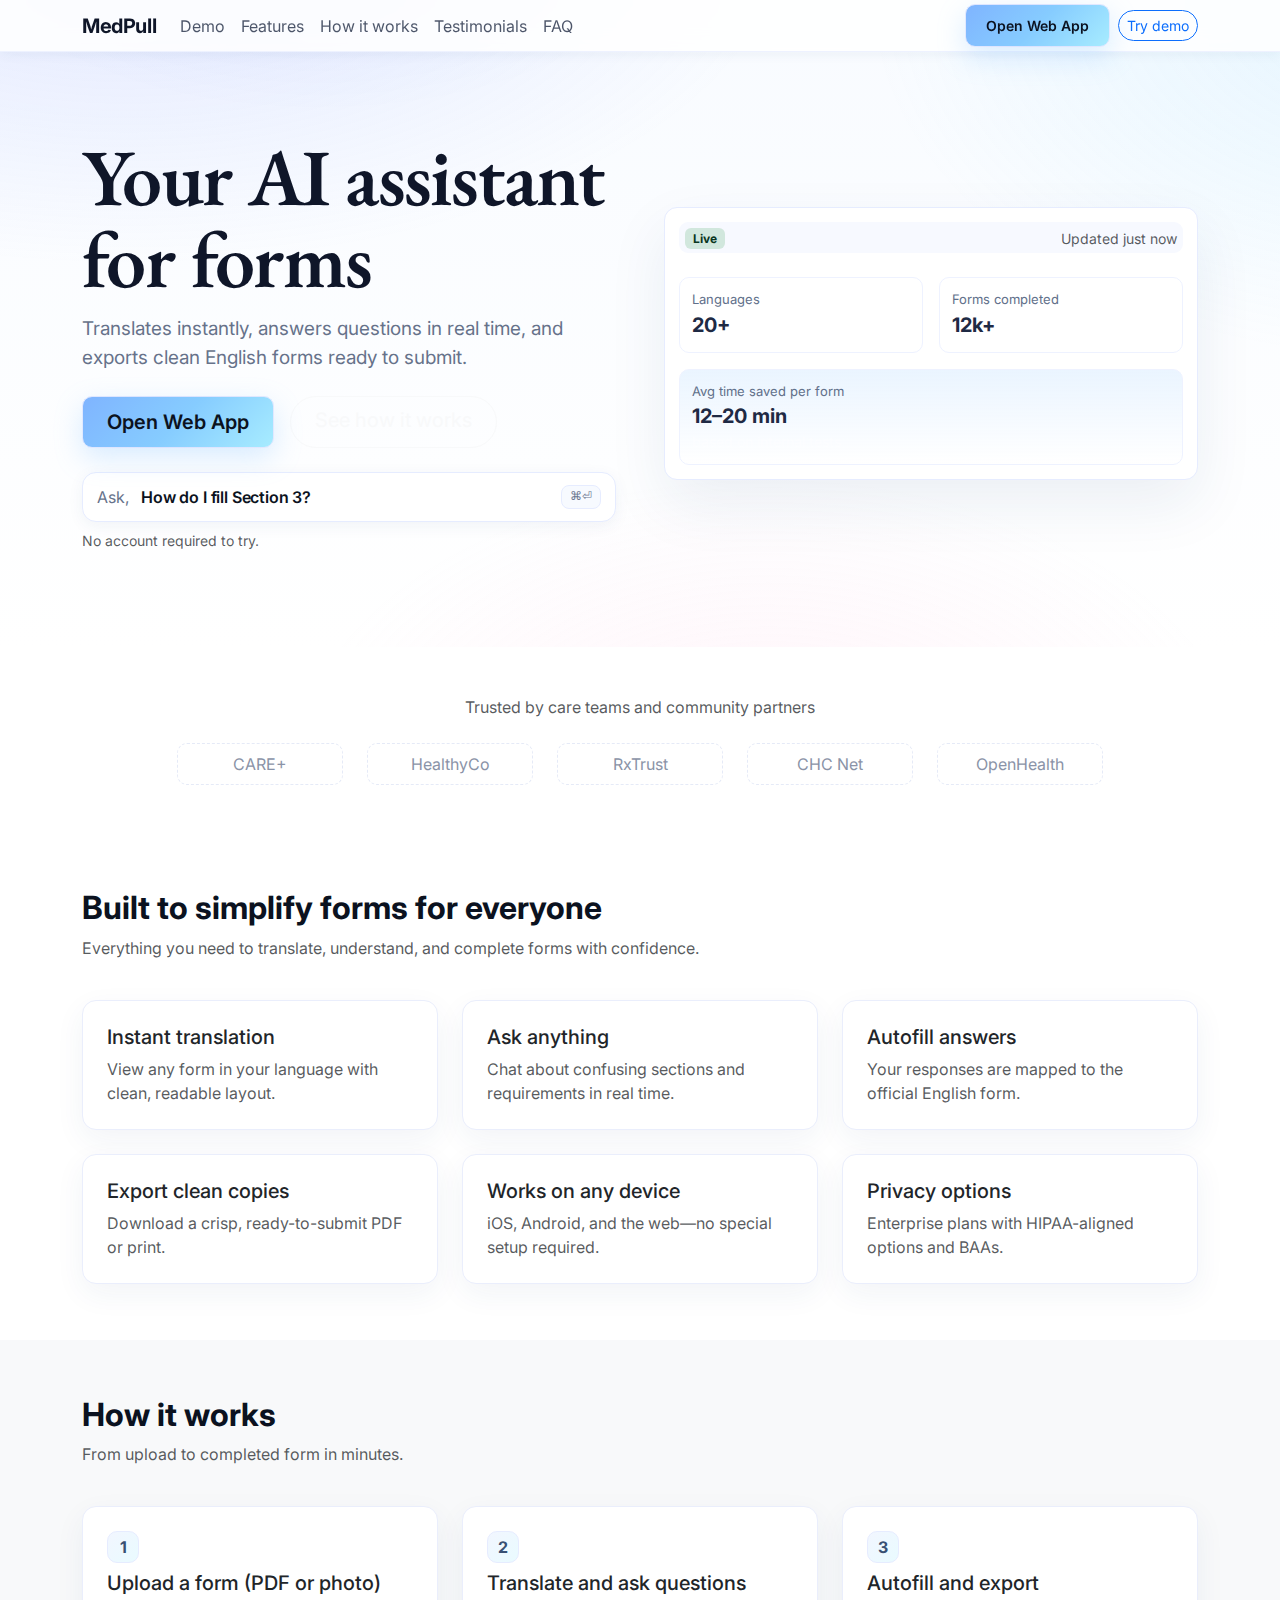
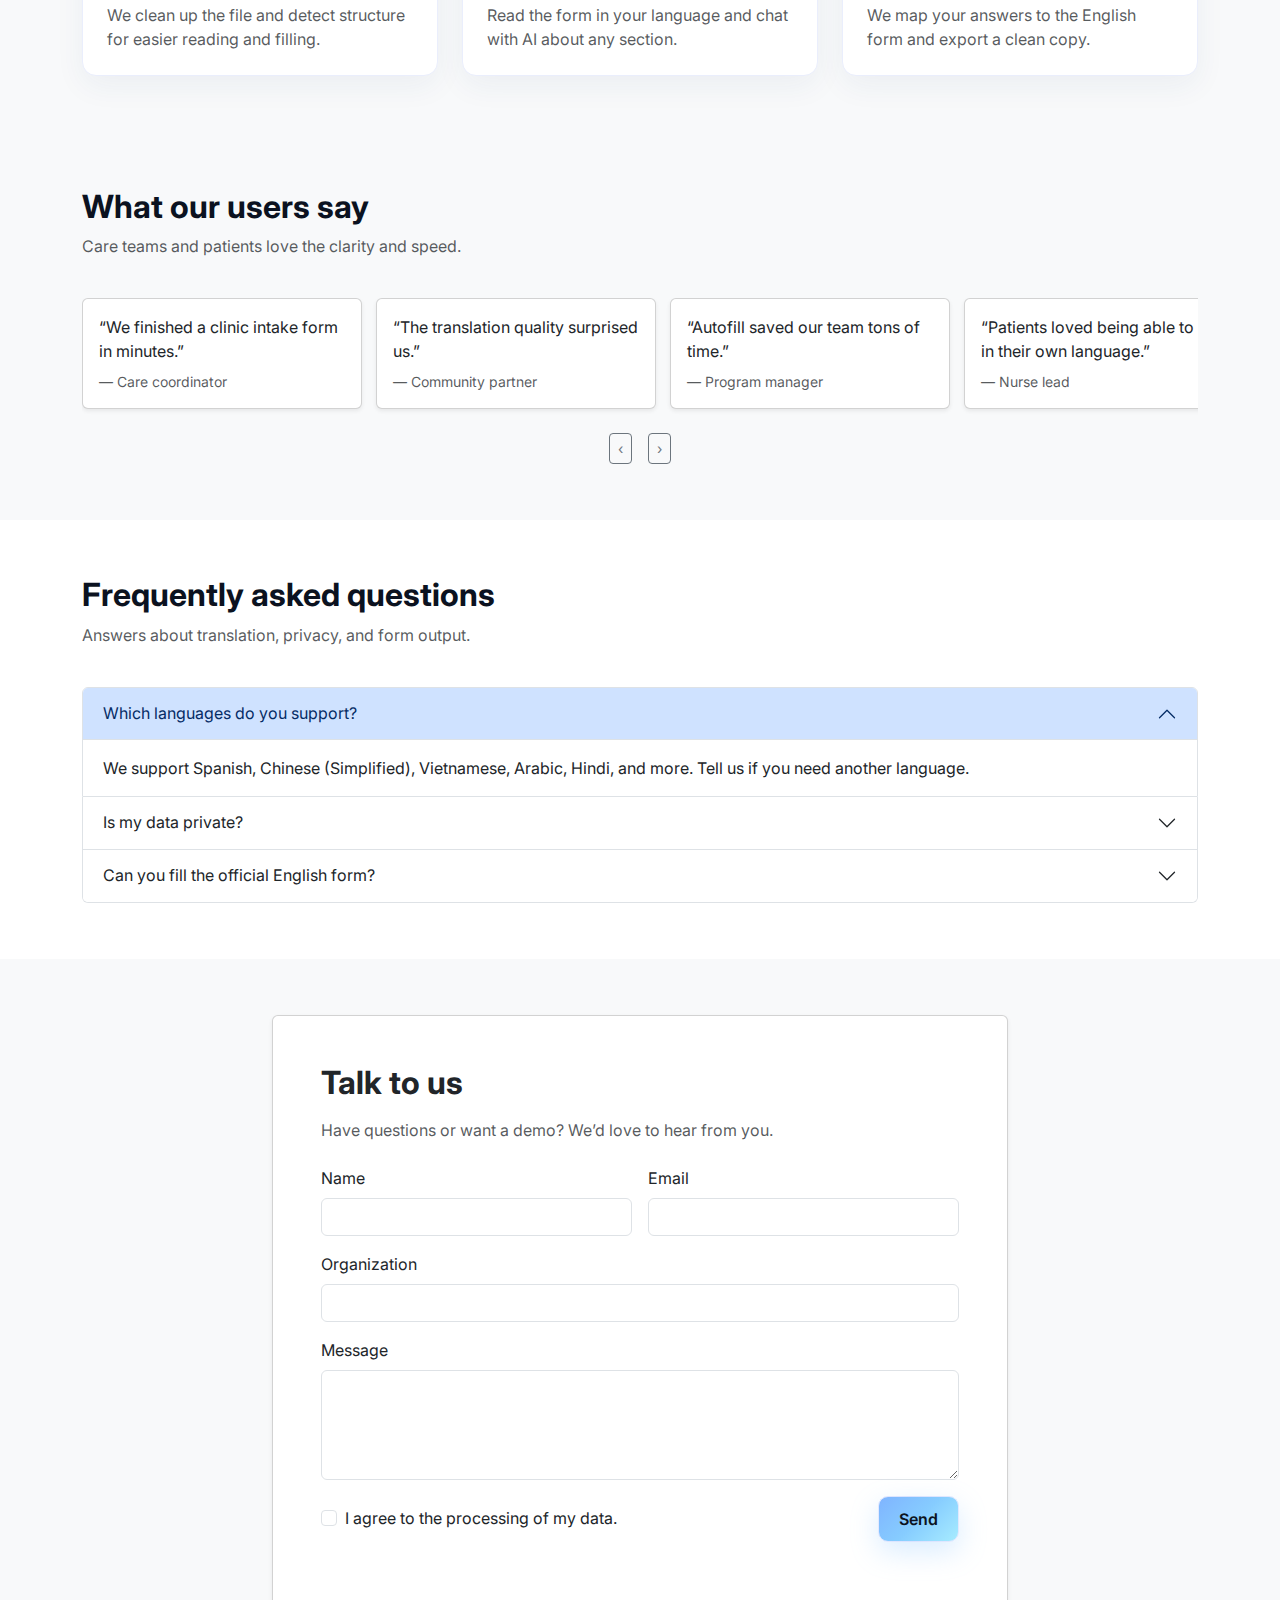
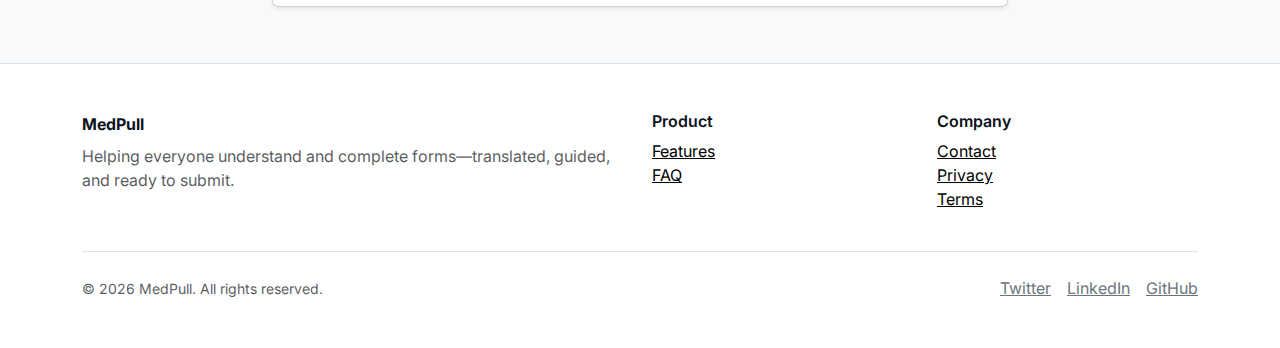
<file: map/index.html>
<!doctype html>
<html lang="en" data-bs-theme="light">
  <head>
    <meta charset="utf-8" />
    <meta name="viewport" content="width=device-width, initial-scale=1" />
    <title>MedPull — Live AI form assistant</title>
    <meta name="description" content="Your AI assistant for forms — translate instantly, ask questions in real time, and export clean, completed English forms." />
    <meta property="og:title" content="MedPull — Live AI form assistant" />
    <meta property="og:description" content="Translate, chat, and autofill forms." />
    <meta property="og:type" content="website" />
    <meta property="og:url" content="https://your-domain.example" />

    <link rel="preconnect" href="https://fonts.googleapis.com" />
    <link rel="preconnect" href="https://fonts.gstatic.com" crossorigin />
    <link href="https://fonts.googleapis.com/css2?family=Inter:wght@400;500;600;700&family=EB+Garamond:wght@500;600&display=swap" rel="stylesheet" />

    <link href="https://cdn.jsdelivr.net/npm/bootstrap@5.3.3/dist/css/bootstrap.min.css" rel="stylesheet" />
    <link rel="stylesheet" href="assets/css/cluely.css" />
  </head>
  <body>
    <!-- NAVBAR -->
    <nav class="navbar navbar-expand-lg site-nav fixed-top">
      <div class="container">
        <a class="navbar-brand fw-bold" href="#home">MedPull</a>
        <button class="navbar-toggler" type="button" data-bs-toggle="collapse" data-bs-target="#mainNav" aria-controls="mainNav" aria-expanded="false" aria-label="Toggle navigation">
          <span class="navbar-toggler-icon"></span>
        </button>
        <div class="collapse navbar-collapse" id="mainNav">
          <ul class="navbar-nav me-auto mb-2 mb-lg-0">
            <li class="nav-item"><a class="nav-link" href="demo.html">Demo</a></li>
            <li class="nav-item"><a class="nav-link" href="#features">Features</a></li>
            <li class="nav-item"><a class="nav-link" href="#how">How it works</a></li>
            <li class="nav-item"><a class="nav-link" href="#testimonials">Testimonials</a></li>
            <li class="nav-item"><a class="nav-link" href="#faq">FAQ</a></li>
          </ul>
          <div class="d-flex gap-2 align-items-center">
            <a class="btn btn-gradient btn-sm" href="https://app.medpull.com" target="_blank" rel="noopener">Open Web App</a>
            <a class="btn btn-outline-primary btn-sm rounded-pill" href="demo.html">Try demo</a>
          </div>
        </div>
      </div>
    </nav>

    <!-- HERO -->
    <header id="home" class="hero-landing text-center text-lg-start">
      <div class="container position-relative">
        <div class="row align-items-center g-5">
          <div class="col-lg-6 order-2 order-lg-1">
            <h1 class="hero-title mb-3">Your AI assistant for forms</h1>
            <p class="hero-subtitle">Translates instantly, answers questions in real time, and exports clean English forms ready to submit.</p>
            <div class="d-flex flex-column flex-sm-row gap-3 mt-4">
              <a href="https://app.medpull.com" class="btn btn-gradient btn-lg px-4" target="_blank" rel="noopener">Open Web App</a>
              <a href="#how" class="btn btn-outline-light btn-lg px-4 rounded-pill">See how it works</a>
            </div>

            <div class="ask-bar mt-4">
              <span class="prefix">Ask,</span>
              <span class="prompt" id="askPrompt">How do I fill Section 3?</span>
              <span class="kbd">⌘⏎</span>
            </div>
            <div class="text-muted small mt-2">No account required to try.</div>
          </div>

          <div class="col-lg-6 order-1 order-lg-2">
            <div class="hero-preview">
              <div class="preview-top d-flex justify-content-between align-items-center">
                <span class="badge bg-success-subtle text-success-emphasis">Live</span>
                <span class="small text-muted">Updated just now</span>
              </div>
              <div class="row g-3 mt-2">
                <div class="col-6">
                  <div class="stat">
                    <div class="stat-label">Languages</div>
                    <div class="stat-value">20+</div>
                  </div>
                </div>
                <div class="col-6">
                  <div class="stat">
                    <div class="stat-label">Forms completed</div>
                    <div class="stat-value">12k+</div>
                  </div>
                </div>
                <div class="col-12">
                  <div class="stat stat-accent">
                    <div class="stat-label">Avg time saved per form</div>
                    <div class="stat-value">12–20 min</div>
                    <div class="small text-white-50">based on internal tests</div>
                  </div>
                </div>
              </div>
            </div>
          </div>
        </div>
      </div>
    </header>

    <!-- LOGOS -->
    <section class="py-5 bg-body">
      <div class="container text-center">
        <p class="text-muted mb-4">Trusted by care teams and community partners</p>
        <div class="row g-4 align-items-center justify-content-center logo-row">
          <div class="col-6 col-md-2"><div class="logo placeholder-logo">CARE+</div></div>
          <div class="col-6 col-md-2"><div class="logo placeholder-logo">HealthyCo</div></div>
          <div class="col-6 col-md-2"><div class="logo placeholder-logo">RxTrust</div></div>
          <div class="col-6 col-md-2"><div class="logo placeholder-logo">CHC Net</div></div>
          <div class="col-6 col-md-2"><div class="logo placeholder-logo">OpenHealth</div></div>
        </div>
      </div>
    </section>

    <!-- FEATURES -->
    <section id="features" class="py-6">
      <div class="container">
        <div class="row mb-4 align-items-end">
          <div class="col-lg-8">
            <h2 class="fw-bold mb-2">Built to simplify forms for everyone</h2>
            <p class="text-muted">Everything you need to translate, understand, and complete forms with confidence.</p>
          </div>
        </div>
        <div id="featuresGrid" class="row g-4"></div>
      </div>
    </section>

    <!-- HOW IT WORKS -->
    <section id="how" class="py-6 bg-body-tertiary">
      <div class="container">
        <div class="row mb-4">
          <div class="col-lg-8">
            <h2 class="fw-bold mb-2">How it works</h2>
            <p class="text-muted">From upload to completed form in minutes.</p>
          </div>
        </div>
        <div class="row g-4">
          <div class="col-md-4">
            <div class="card h-100 playful-card">
              <div class="card-body p-4">
                <span class="step">1</span>
                <h5 class="card-title mt-2">Upload a form (PDF or photo)</h5>
                <p class="card-text text-muted">We clean up the file and detect structure for easier reading and filling.</p>
              </div>
            </div>
          </div>
          <div class="col-md-4">
            <div class="card h-100 playful-card">
              <div class="card-body p-4">
                <span class="step">2</span>
                <h5 class="card-title mt-2">Translate and ask questions</h5>
                <p class="card-text text-muted">Read the form in your language and chat with AI about any section.</p>
              </div>
            </div>
          </div>
          <div class="col-md-4">
            <div class="card h-100 playful-card">
              <div class="card-body p-4">
                <span class="step">3</span>
                <h5 class="card-title mt-2">Autofill and export</h5>
                <p class="card-text text-muted">We map your answers to the English form and export a clean copy.</p>
              </div>
            </div>
          </div>
        </div>
      </div>
    </section>

    <!-- TESTIMONIALS -->
    <section id="testimonials" class="py-6 bg-body-tertiary">
      <div class="container">
        <div class="row mb-4">
          <div class="col-lg-8">
            <h2 class="fw-bold mb-2">What our users say</h2>
            <p class="text-muted">Care teams and patients love the clarity and speed.</p>
          </div>
        </div>
        <div class="position-relative">
          <div id="testimonialsTrack" class="testimonials-track"></div>
          <div class="d-flex justify-content-center gap-3 mt-3">
            <button class="btn btn-outline-secondary btn-sm" id="prevTestimonial" aria-label="Previous">‹</button>
            <button class="btn btn-outline-secondary btn-sm" id="nextTestimonial" aria-label="Next">›</button>
          </div>
        </div>
      </div>
    </section>

    <!-- FAQ -->
    <section id="faq" class="py-6">
      <div class="container">
        <div class="row mb-4">
          <div class="col-lg-8">
            <h2 class="fw-bold mb-2">Frequently asked questions</h2>
            <p class="text-muted">Answers about translation, privacy, and form output.</p>
          </div>
        </div>
        <div class="accordion" id="faqAccordion">
          <div class="accordion-item">
            <h2 class="accordion-header" id="q1"><button class="accordion-button" type="button" data-bs-toggle="collapse" data-bs-target="#a1" aria-expanded="true" aria-controls="a1">Which languages do you support?</button></h2>
            <div id="a1" class="accordion-collapse collapse show" aria-labelledby="q1" data-bs-parent="#faqAccordion">
              <div class="accordion-body">We support Spanish, Chinese (Simplified), Vietnamese, Arabic, Hindi, and more. Tell us if you need another language.</div>
            </div>
          </div>
          <div class="accordion-item">
            <h2 class="accordion-header" id="q2"><button class="accordion-button collapsed" type="button" data-bs-toggle="collapse" data-bs-target="#a2" aria-expanded="false" aria-controls="a2">Is my data private?</button></h2>
            <div id="a2" class="accordion-collapse collapse" aria-labelledby="q2" data-bs-parent="#faqAccordion">
              <div class="accordion-body">No account is required to try the demo. Files are processed securely; enterprise plans offer HIPAA-aligned options and BAAs.</div>
            </div>
          </div>
          <div class="accordion-item">
            <h2 class="accordion-header" id="q3"><button class="accordion-button collapsed" type="button" data-bs-toggle="collapse" data-bs-target="#a3" aria-expanded="false" aria-controls="a3">Can you fill the official English form?</button></h2>
            <div id="a3" class="accordion-collapse collapse" aria-labelledby="q3" data-bs-parent="#faqAccordion">
              <div class="accordion-body">Yes. After translating and answering your questions, we produce a completed English form (and an optional translated copy) ready to print or submit.</div>
            </div>
          </div>
        </div>
      </div>
    </section>

    <!-- CONTACT -->
    <section id="contact" class="py-6 bg-body-tertiary">
      <div class="container">
        <div class="row justify-content-center">
          <div class="col-lg-8">
            <div class="card shadow-sm">
              <div class="card-body p-4 p-lg-5">
                <h2 class="fw-bold mb-3">Talk to us</h2>
                <p class="text-muted mb-4">Have questions or want a demo? We’d love to hear from you.</p>
                <form id="contactForm" novalidate>
                  <div class="row g-3">
                    <div class="col-md-6">
                      <label for="name" class="form-label">Name</label>
                      <input id="name" name="name" type="text" class="form-control" required />
                    </div>
                    <div class="col-md-6">
                      <label for="email" class="form-label">Email</label>
                      <input id="email" name="email" type="email" class="form-control" required />
                    </div>
                    <div class="col-12">
                      <label for="company" class="form-label">Organization</label>
                      <input id="company" name="company" type="text" class="form-control" />
                    </div>
                    <div class="col-12">
                      <label for="message" class="form-label">Message</label>
                      <textarea id="message" name="message" class="form-control" rows="4" required></textarea>
                    </div>
                    <div class="col-12 d-flex align-items-center justify-content-between">
                      <div class="form-check">
                        <input class="form-check-input" type="checkbox" value="" id="consent" required />
                        <label class="form-check-label" for="consent">I agree to the processing of my data.</label>
                      </div>
                      <button class="btn btn-gradient" type="submit">Send</button>
                    </div>
                  </div>
                  <div id="contactFeedback" class="small mt-3"></div>
                </form>
              </div>
            </div>
          </div>
        </div>
      </div>
    </section>

    <!-- FOOTER -->
    <footer class="py-5 border-top">
      <div class="container">
        <div class="row g-4">
          <div class="col-md-6">
            <a class="navbar-brand fw-bold" href="#home">MedPull</a>
            <p class="text-muted mt-2">Helping everyone understand and complete forms—translated, guided, and ready to submit.</p>
          </div>
          <div class="col-6 col-md-3">
            <h6 class="fw-semibold">Product</h6>
            <ul class="list-unstyled">
              <li><a class="link-body-emphasis" href="#features">Features</a></li>
              <li><a class="link-body-emphasis" href="#faq">FAQ</a></li>
            </ul>
          </div>
          <div class="col-6 col-md-3">
            <h6 class="fw-semibold">Company</h6>
            <ul class="list-unstyled">
              <li><a class="link-body-emphasis" href="#contact">Contact</a></li>
              <li><a class="link-body-emphasis" href="#">Privacy</a></li>
              <li><a class="link-body-emphasis" href="#">Terms</a></li>
            </ul>
          </div>
        </div>
        <div class="d-flex justify-content-between align-items-center pt-4 mt-4 border-top">
          <small class="text-muted">© <span id="year"></span> MedPull. All rights reserved.</small>
          <div class="d-flex gap-3">
            <a class="link-secondary" href="#" aria-label="Twitter">Twitter</a>
            <a class="link-secondary" href="#" aria-label="LinkedIn">LinkedIn</a>
            <a class="link-secondary" href="#" aria-label="GitHub">GitHub</a>
          </div>
        </div>
      </div>
    </footer>

    <script src="assets/js/cluely.js"></script>
    <script src="https://cdn.jsdelivr.net/npm/bootstrap@5.3.3/dist/js/bootstrap.bundle.min.js"></script>
  </body>
</html>
</file>
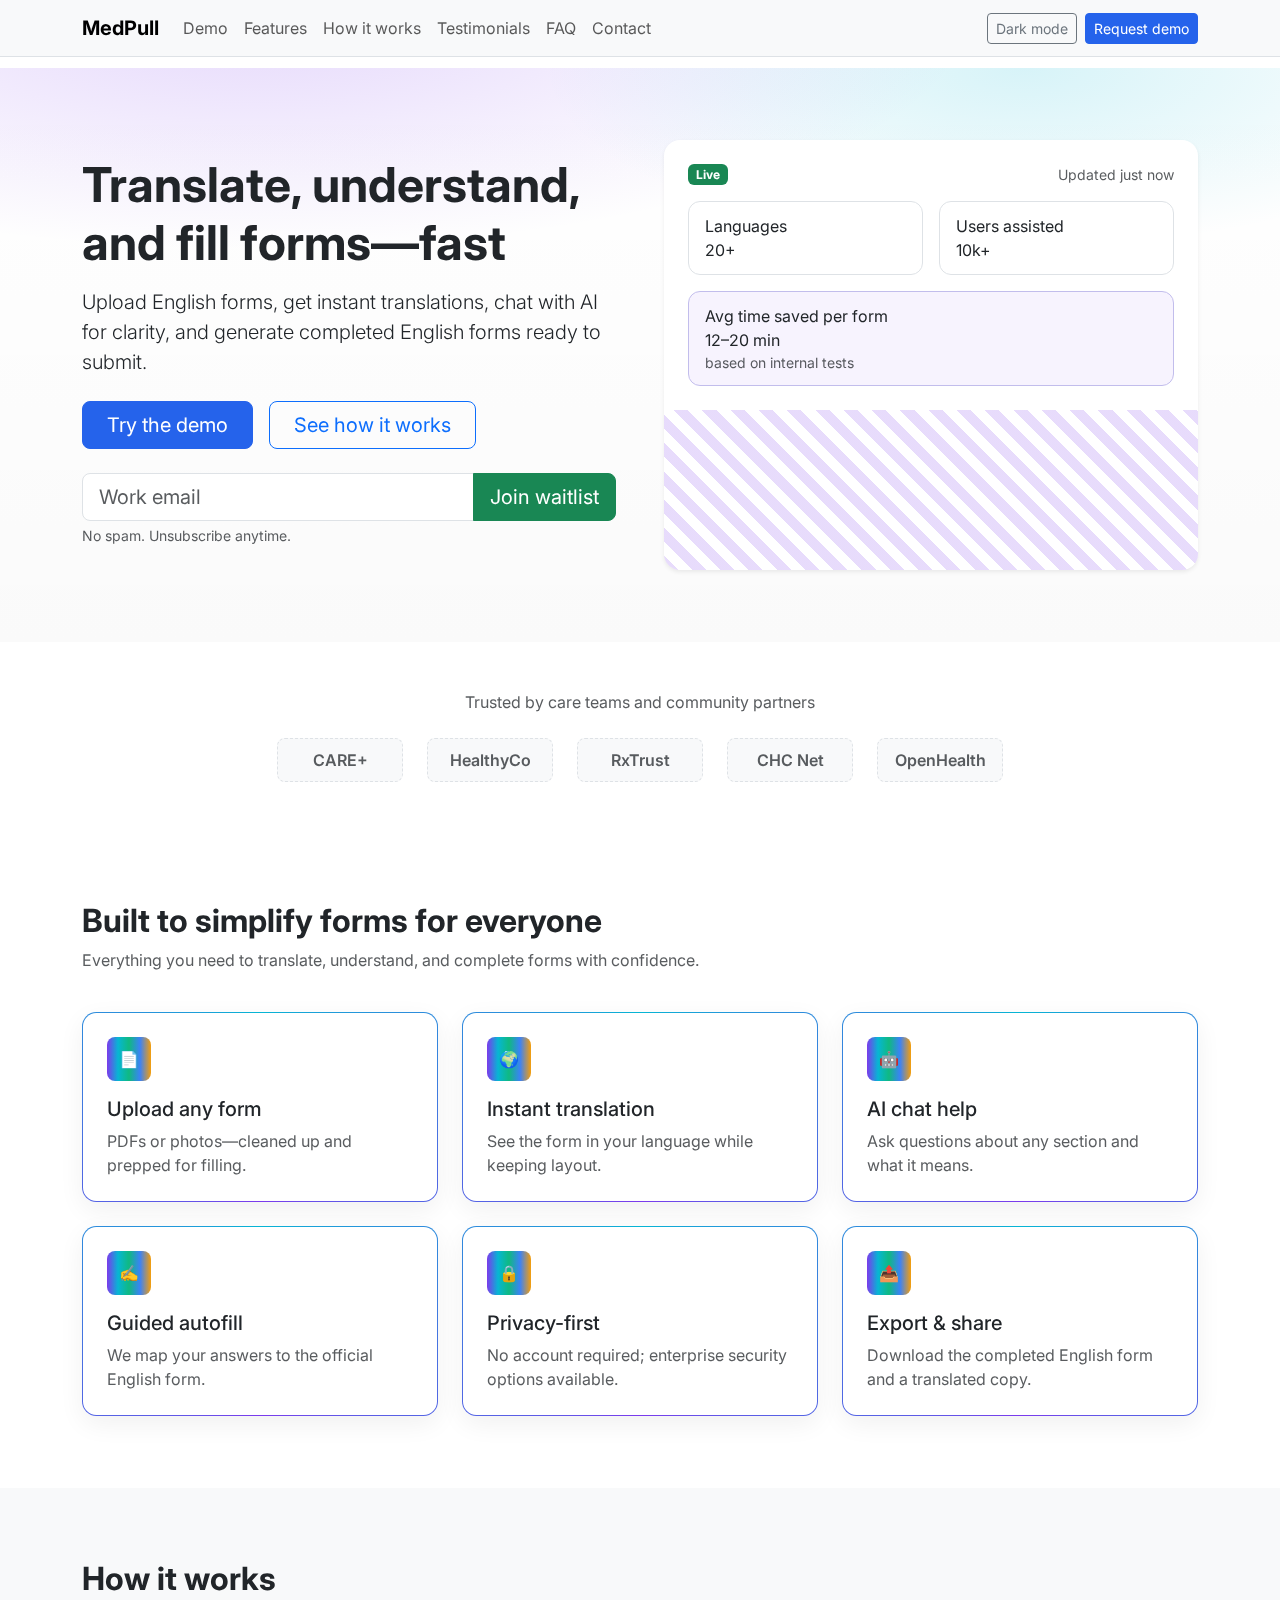
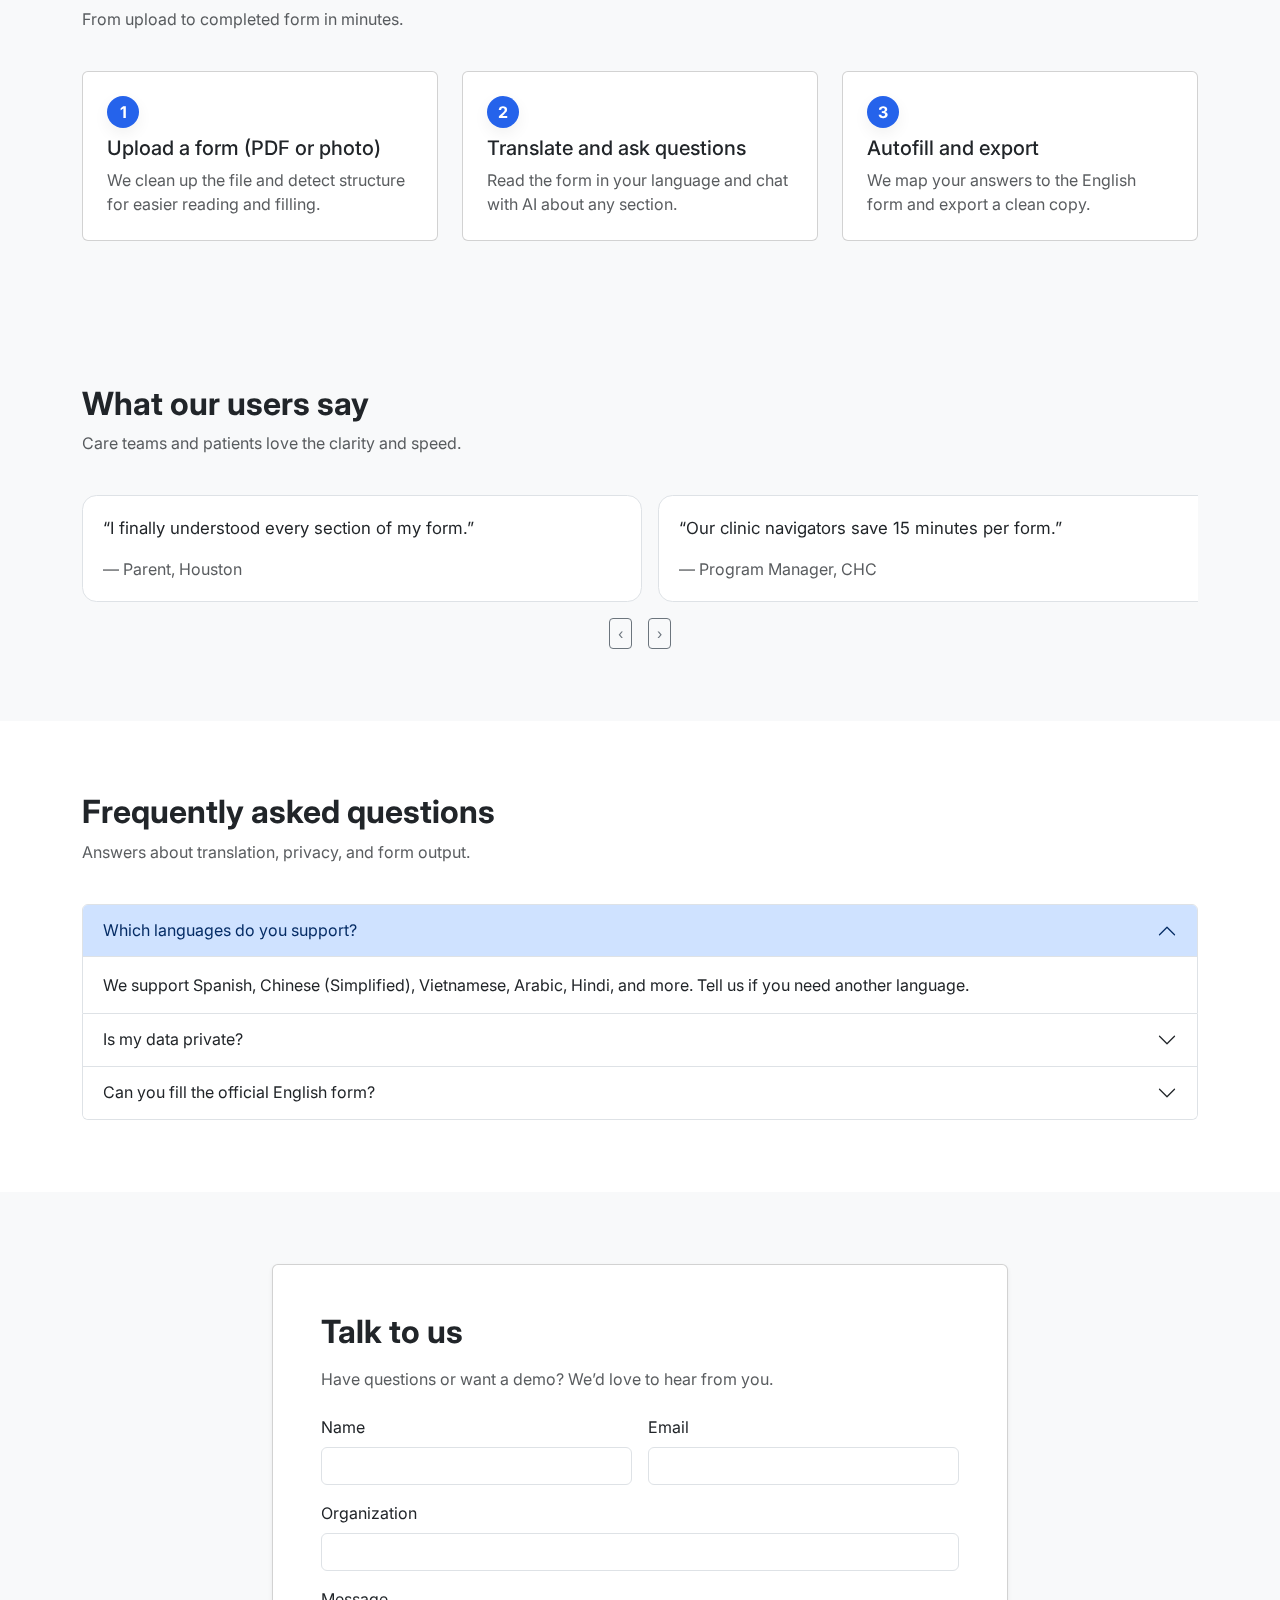
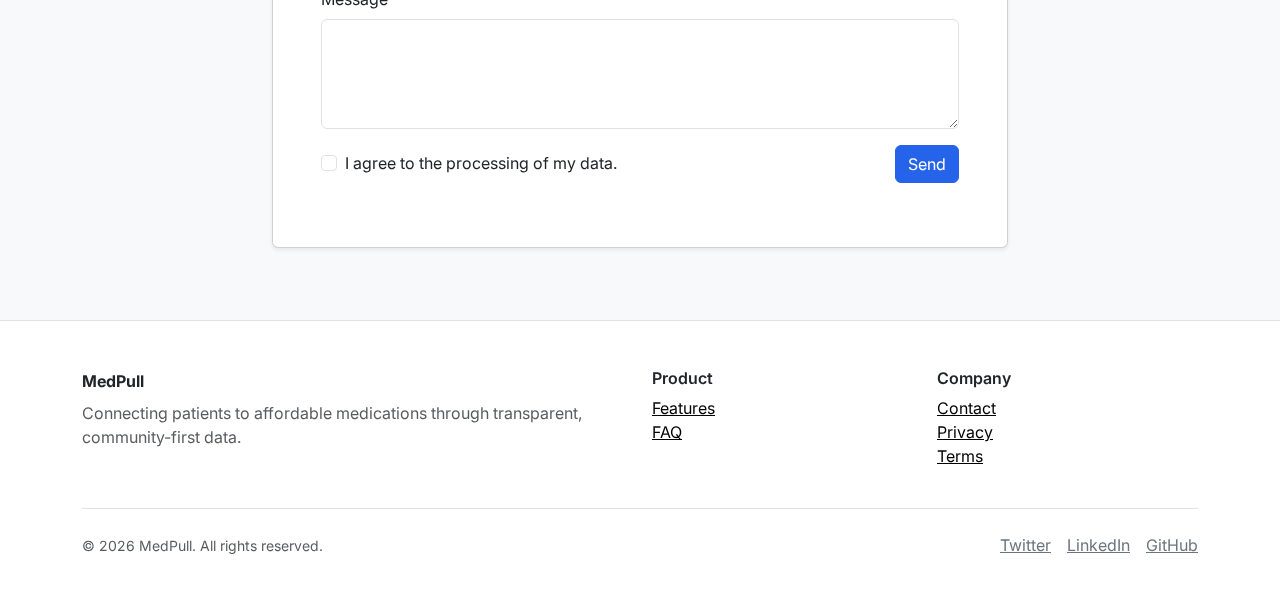
<file: medpullwebsite/index.html>
<!doctype html>
<html lang="en" data-bs-theme="light">
  <head>
    <meta charset="utf-8" />
    <meta name="viewport" content="width=device-width, initial-scale=1" />
    <title>MedPull — Translate, chat, and fill forms</title>
    <meta name="description" content="Upload English forms, translate them to your language, chat with AI to understand them, and produce completed English forms fast." />
    <meta property="og:title" content="MedPull — Translate, chat, and fill forms" />
    <meta property="og:description" content="A simpler way to complete forms: translation, AI guidance, and autofill." />
    <meta property="og:type" content="website" />
    <meta property="og:url" content="https://your-domain.example" />

    <link rel="preconnect" href="https://fonts.googleapis.com" />
    <link rel="preconnect" href="https://fonts.gstatic.com" crossorigin />
    <link href="https://fonts.googleapis.com/css2?family=Inter:wght@300;400;500;600;700;800&display=swap" rel="stylesheet" />

    <link href="https://cdn.jsdelivr.net/npm/bootstrap@5.3.3/dist/css/bootstrap.min.css" rel="stylesheet" />
    <link rel="stylesheet" href="assets/css/styles.css" />
  </head>
  <body>
    <!-- NAVBAR -->
    <nav class="navbar navbar-expand-lg navbar-light bg-body-tertiary fixed-top border-bottom">
      <div class="container">
        <a class="navbar-brand fw-bold" href="#home">MedPull</a>
        <button class="navbar-toggler" type="button" data-bs-toggle="collapse" data-bs-target="#mainNav" aria-controls="mainNav" aria-expanded="false" aria-label="Toggle navigation">
          <span class="navbar-toggler-icon"></span>
        </button>
        <div class="collapse navbar-collapse" id="mainNav">
          <ul class="navbar-nav me-auto mb-2 mb-lg-0">
            <li class="nav-item"><a class="nav-link" href="demo.html">Demo</a></li>
            <li class="nav-item"><a class="nav-link" href="#features">Features</a></li>
            <li class="nav-item"><a class="nav-link" href="#how">How it works</a></li>
            <li class="nav-item"><a class="nav-link" href="#testimonials">Testimonials</a></li>
            <li class="nav-item"><a class="nav-link" href="#faq">FAQ</a></li>
            <li class="nav-item"><a class="nav-link" href="#contact">Contact</a></li>
          </ul>
          <div class="d-flex gap-2">
            <button id="themeToggle" class="btn btn-outline-secondary btn-sm" type="button" aria-label="Toggle theme">Dark mode</button>
            <a class="btn btn-primary btn-sm" href="#contact">Request demo</a>
          </div>
        </div>
      </div>
    </nav>

    <!-- HERO -->
    <header id="home" class="py-6 py-lg-7 bg-gradient-hero text-center text-lg-start">
      <div class="container position-relative">
        <div class="row align-items-center g-5">
          <div class="col-lg-6 order-2 order-lg-1">
            <h1 class="display-5 fw-bold lh-tight mb-3">Translate, understand, and fill forms—fast</h1>
            <p class="lead mb-4">Upload English forms, get instant translations, chat with AI for clarity, and generate completed English forms ready to submit.</p>
            <div class="d-flex flex-column flex-sm-row gap-3">
              <a href="demo.html" class="btn btn-primary btn-lg px-4">Try the demo</a>
              <a href="#how" class="btn btn-outline-primary btn-lg px-4">See how it works</a>
            </div>
            <form id="newsletterForm" class="newsletter mt-4" novalidate>
              <div class="input-group input-group-lg">
                <input id="newsletterEmail" type="email" class="form-control" placeholder="Work email" aria-label="Work email" required />
                <button class="btn btn-success" type="submit">Join waitlist</button>
              </div>
              <div class="form-text">No spam. Unsubscribe anytime.</div>
              <div id="newsletterFeedback" class="small mt-2"></div>
            </form>
          </div>
          <div class="col-lg-6 order-1 order-lg-2 text-center">
            <div class="hero-card shadow-sm">
              <div class="p-4">
                <div class="d-flex justify-content-between align-items-center mb-3">
                  <span class="badge text-bg-success">Live</span>
                  <span class="text-muted small">Updated just now</span>
                </div>
                <div class="row text-start g-3">
                  <div class="col-6">
                    <div class="stat">
                      <div class="stat-label">Languages</div>
                      <div class="stat-value">20+</div>
                    </div>
                  </div>
                  <div class="col-6">
                    <div class="stat">
                      <div class="stat-label">Users assisted</div>
                      <div class="stat-value">10k+</div>
                    </div>
                  </div>
                  <div class="col-12">
                    <div class="stat stat-accent">
                      <div class="stat-label">Avg time saved per form</div>
                      <div class="stat-value">12–20 min</div>
                      <div class="small text-muted">based on internal tests</div>
                    </div>
                  </div>
                </div>
              </div>
              <div class="hero-illustration"></div>
            </div>
          </div>
        </div>
      </div>
    </header>

    <!-- LOGOS -->
    <section class="py-5 bg-body">
      <div class="container text-center">
        <p class="text-muted mb-4">Trusted by care teams and community partners</p>
        <div class="row g-4 align-items-center justify-content-center logo-row">
          <div class="col-6 col-md-2"><div class="logo placeholder-logo">CARE+</div></div>
          <div class="col-6 col-md-2"><div class="logo placeholder-logo">HealthyCo</div></div>
          <div class="col-6 col-md-2"><div class="logo placeholder-logo">RxTrust</div></div>
          <div class="col-6 col-md-2"><div class="logo placeholder-logo">CHC Net</div></div>
          <div class="col-6 col-md-2"><div class="logo placeholder-logo">OpenHealth</div></div>
        </div>
      </div>
    </section>

    <!-- FEATURES -->
    <section id="features" class="py-6">
      <div class="container">
        <div class="row mb-4 align-items-end">
          <div class="col-lg-8">
            <h2 class="fw-bold mb-2">Built to simplify forms for everyone</h2>
            <p class="text-muted">Everything you need to translate, understand, and complete forms with confidence.</p>
          </div>
        </div>
        <div id="featuresGrid" class="row g-4"></div>
      </div>
    </section>

    <!-- HOW IT WORKS -->
    <section id="how" class="py-6 bg-body-tertiary">
      <div class="container">
        <div class="row mb-4">
          <div class="col-lg-8">
            <h2 class="fw-bold mb-2">How it works</h2>
            <p class="text-muted">From upload to completed form in minutes.</p>
          </div>
        </div>
        <div class="row g-4">
          <div class="col-md-4">
            <div class="card h-100">
              <div class="card-body p-4">
                <span class="step">1</span>
                <h5 class="card-title mt-2">Upload a form (PDF or photo)</h5>
                <p class="card-text text-muted">We clean up the file and detect structure for easier reading and filling.</p>
              </div>
            </div>
          </div>
          <div class="col-md-4">
            <div class="card h-100">
              <div class="card-body p-4">
                <span class="step">2</span>
                <h5 class="card-title mt-2">Translate and ask questions</h5>
                <p class="card-text text-muted">Read the form in your language and chat with AI about any section.</p>
              </div>
            </div>
          </div>
          <div class="col-md-4">
            <div class="card h-100">
              <div class="card-body p-4">
                <span class="step">3</span>
                <h5 class="card-title mt-2">Autofill and export</h5>
                <p class="card-text text-muted">We map your answers to the English form and export a clean copy.</p>
              </div>
            </div>
          </div>
        </div>
      </div>
    </section>


    <!-- TESTIMONIALS -->
    <section id="testimonials" class="py-6 bg-body-tertiary">
      <div class="container">
        <div class="row mb-4">
          <div class="col-lg-8">
            <h2 class="fw-bold mb-2">What our users say</h2>
            <p class="text-muted">Care teams and patients love the clarity and speed.</p>
          </div>
        </div>
        <div class="position-relative">
          <div id="testimonialsTrack" class="testimonials-track"></div>
          <div class="d-flex justify-content-center gap-3 mt-3">
            <button class="btn btn-outline-secondary btn-sm" id="prevTestimonial" aria-label="Previous">‹</button>
            <button class="btn btn-outline-secondary btn-sm" id="nextTestimonial" aria-label="Next">›</button>
          </div>
        </div>
      </div>
    </section>

    <!-- FAQ -->
    <section id="faq" class="py-6">
      <div class="container">
        <div class="row mb-4">
          <div class="col-lg-8">
            <h2 class="fw-bold mb-2">Frequently asked questions</h2>
            <p class="text-muted">Answers about translation, privacy, and form output.</p>
          </div>
        </div>
        <div class="accordion" id="faqAccordion">
          <div class="accordion-item">
            <h2 class="accordion-header" id="q1"><button class="accordion-button" type="button" data-bs-toggle="collapse" data-bs-target="#a1" aria-expanded="true" aria-controls="a1">Which languages do you support?</button></h2>
            <div id="a1" class="accordion-collapse collapse show" aria-labelledby="q1" data-bs-parent="#faqAccordion">
              <div class="accordion-body">We support Spanish, Chinese (Simplified), Vietnamese, Arabic, Hindi, and more. Tell us if you need another language.</div>
            </div>
          </div>
          <div class="accordion-item">
            <h2 class="accordion-header" id="q2"><button class="accordion-button collapsed" type="button" data-bs-toggle="collapse" data-bs-target="#a2" aria-expanded="false" aria-controls="a2">Is my data private?</button></h2>
            <div id="a2" class="accordion-collapse collapse" aria-labelledby="q2" data-bs-parent="#faqAccordion">
              <div class="accordion-body">No account is required to try the demo. Files are processed securely; enterprise plans offer HIPAA-aligned options and BAAs.</div>
            </div>
          </div>
          <div class="accordion-item">
            <h2 class="accordion-header" id="q3"><button class="accordion-button collapsed" type="button" data-bs-toggle="collapse" data-bs-target="#a3" aria-expanded="false" aria-controls="a3">Can you fill the official English form?</button></h2>
            <div id="a3" class="accordion-collapse collapse" aria-labelledby="q3" data-bs-parent="#faqAccordion">
              <div class="accordion-body">Yes. After translating and answering your questions, we produce a completed English form (and an optional translated copy) ready to print or submit.</div>
            </div>
          </div>
        </div>
      </div>
    </section>

    <!-- CONTACT -->
    <section id="contact" class="py-6 bg-body-tertiary">
      <div class="container">
        <div class="row justify-content-center">
          <div class="col-lg-8">
            <div class="card shadow-sm">
              <div class="card-body p-4 p-lg-5">
                <h2 class="fw-bold mb-3">Talk to us</h2>
                <p class="text-muted mb-4">Have questions or want a demo? We’d love to hear from you.</p>
                <form id="contactForm" novalidate>
                  <div class="row g-3">
                    <div class="col-md-6">
                      <label for="name" class="form-label">Name</label>
                      <input id="name" name="name" type="text" class="form-control" required />
                    </div>
                    <div class="col-md-6">
                      <label for="email" class="form-label">Email</label>
                      <input id="email" name="email" type="email" class="form-control" required />
                    </div>
                    <div class="col-12">
                      <label for="company" class="form-label">Organization</label>
                      <input id="company" name="company" type="text" class="form-control" />
                    </div>
                    <div class="col-12">
                      <label for="message" class="form-label">Message</label>
                      <textarea id="message" name="message" class="form-control" rows="4" required></textarea>
                    </div>
                    <div class="col-12 d-flex align-items-center justify-content-between">
                      <div class="form-check">
                        <input class="form-check-input" type="checkbox" value="" id="consent" required />
                        <label class="form-check-label" for="consent">I agree to the processing of my data.</label>
                      </div>
                      <button class="btn btn-primary" type="submit">Send</button>
                    </div>
                  </div>
                  <div id="contactFeedback" class="small mt-3"></div>
                </form>
              </div>
            </div>
          </div>
        </div>
      </div>
    </section>

    <!-- FOOTER -->
    <footer class="py-5 border-top">
      <div class="container">
        <div class="row g-4">
          <div class="col-md-6">
            <a class="navbar-brand fw-bold" href="#home">MedPull</a>
            <p class="text-muted mt-2">Connecting patients to affordable medications through transparent, community-first data.</p>
          </div>
          <div class="col-6 col-md-3">
            <h6 class="fw-semibold">Product</h6>
            <ul class="list-unstyled">
              <li><a class="link-body-emphasis" href="#features">Features</a></li>
              <li><a class="link-body-emphasis" href="#faq">FAQ</a></li>
            </ul>
          </div>
          <div class="col-6 col-md-3">
            <h6 class="fw-semibold">Company</h6>
            <ul class="list-unstyled">
              <li><a class="link-body-emphasis" href="#contact">Contact</a></li>
              <li><a class="link-body-emphasis" href="#">Privacy</a></li>
              <li><a class="link-body-emphasis" href="#">Terms</a></li>
            </ul>
          </div>
        </div>
        <div class="d-flex justify-content-between align-items-center pt-4 mt-4 border-top">
          <small class="text-muted">© <span id="year"></span> MedPull. All rights reserved.</small>
          <div class="d-flex gap-3">
            <a class="link-secondary" href="#" aria-label="Twitter">Twitter</a>
            <a class="link-secondary" href="#" aria-label="LinkedIn">LinkedIn</a>
            <a class="link-secondary" href="#" aria-label="GitHub">GitHub</a>
          </div>
        </div>
      </div>
    </footer>

    <script src="assets/js/app.js"></script>
    <script src="https://cdn.jsdelivr.net/npm/bootstrap@5.3.3/dist/js/bootstrap.bundle.min.js"></script>
  </body>
</html>
</file>
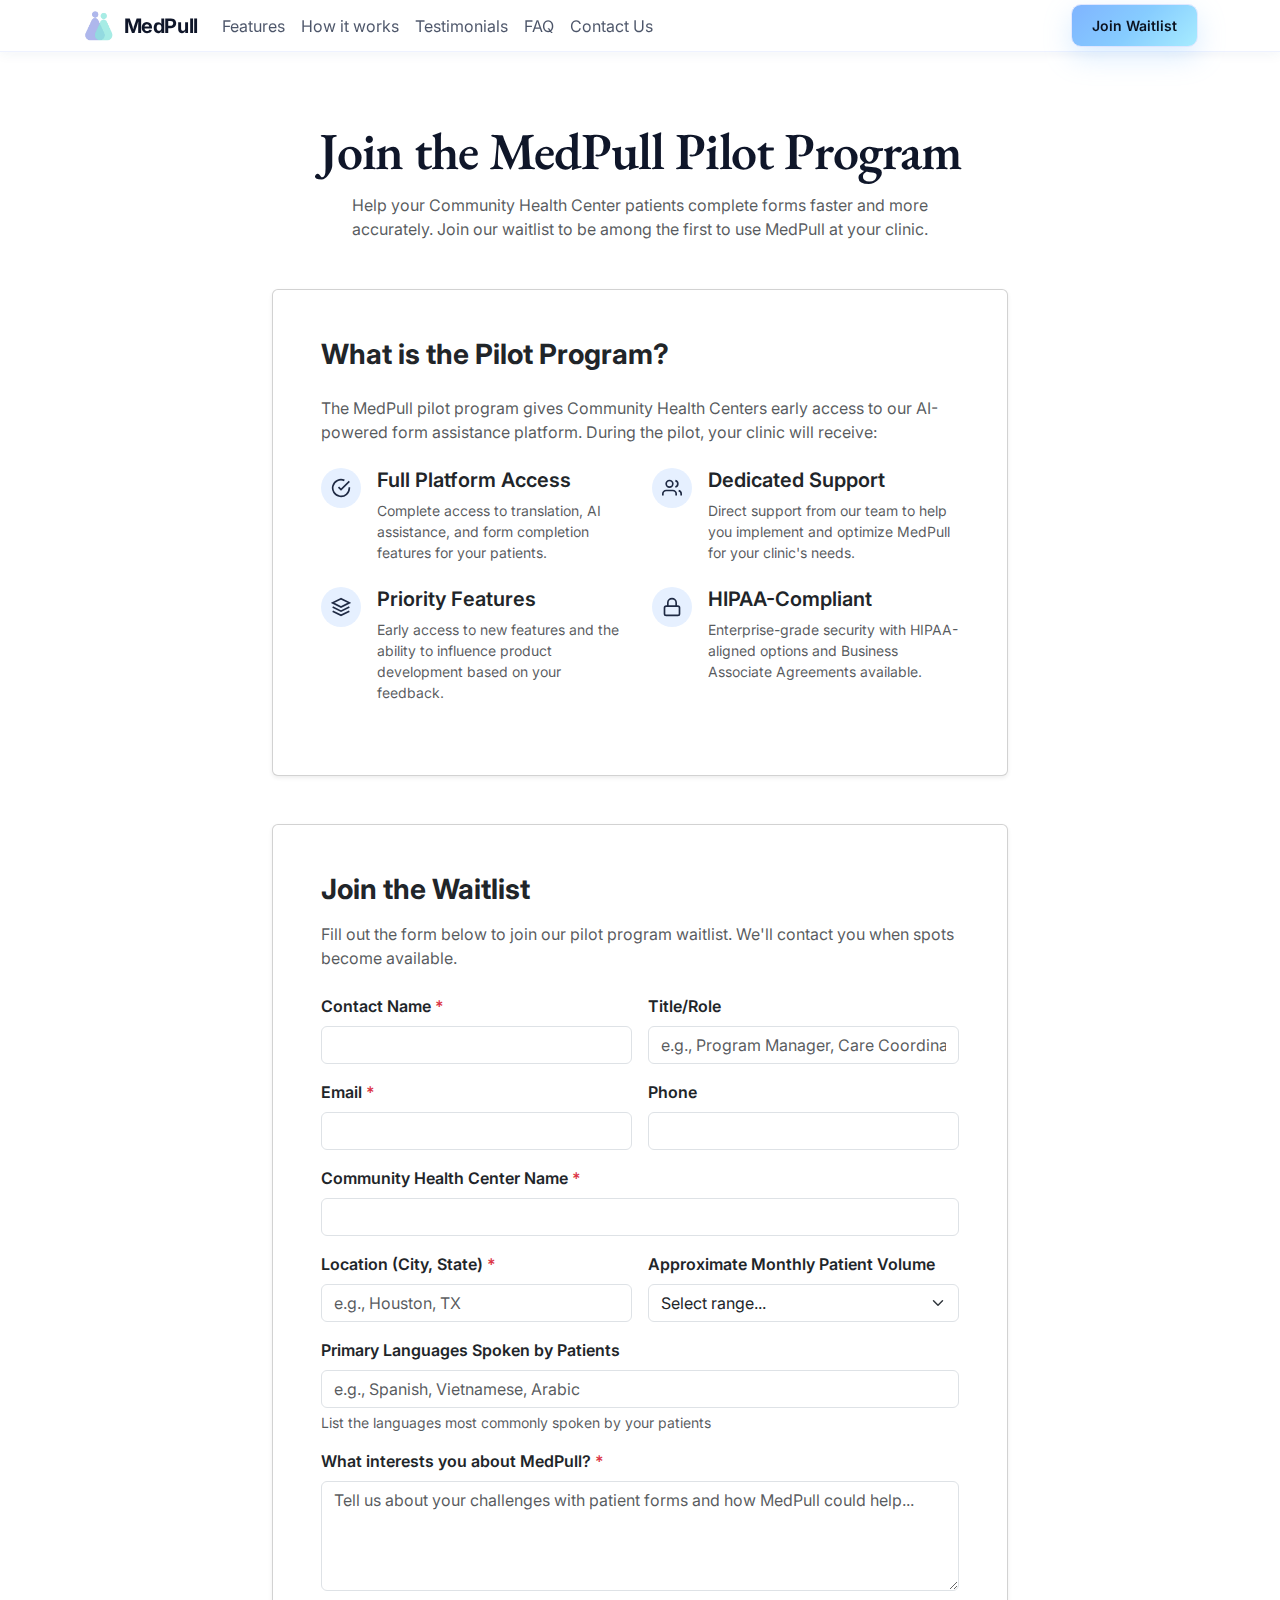
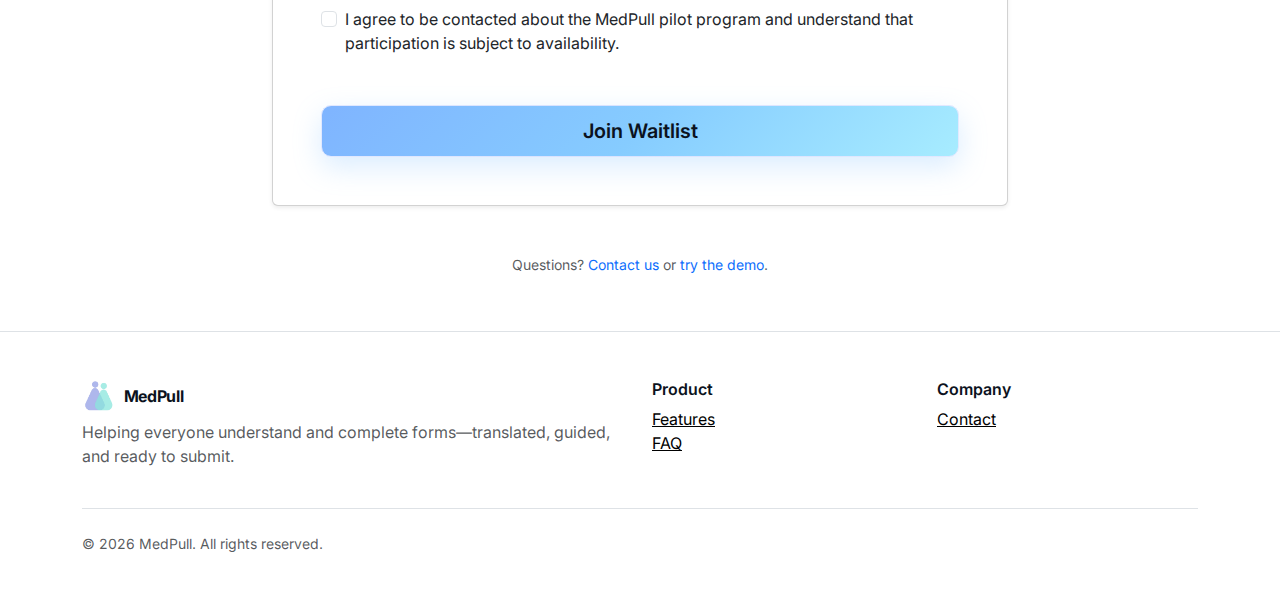
<file: join-waitlist.html>
<!doctype html>
<html lang="en" data-bs-theme="light">
  <head>
    <meta charset="utf-8" />
    <meta name="viewport" content="width=device-width, initial-scale=1" />
    <title>Join Waitlist — MedPull Pilot Program</title>
    <meta name="description" content="Join the MedPull pilot program to help your Community Health Center patients complete forms faster and more accurately." />
    
    <link rel="preconnect" href="https://fonts.googleapis.com" />
    <link rel="preconnect" href="https://fonts.gstatic.com" crossorigin />
    <link href="https://fonts.googleapis.com/css2?family=Inter:wght@400;500;600;700&family=EB+Garamond:wght@500;600&display=swap" rel="stylesheet" />
    
    <link href="https://cdn.jsdelivr.net/npm/bootstrap@5.3.3/dist/css/bootstrap.min.css" rel="stylesheet" />
    <link rel="stylesheet" href="assets/css/cluely.css" />
  </head>
  <body class="with-fixed-nav">
    <!-- NAVBAR -->
    <nav class="navbar navbar-expand-lg site-nav fixed-top">
      <div class="container">
        <a class="navbar-brand fw-bold d-flex align-items-center gap-2" href="index.html">
          <img src="assets/img/medpull-logo.png" alt="MedPull" style="height: 32px; display: block; background: transparent;" onerror="this.style.display='none';">
          <span>MedPull</span>
        </a>
        <button class="navbar-toggler" type="button" data-bs-toggle="collapse" data-bs-target="#mainNav" aria-controls="mainNav" aria-expanded="false" aria-label="Toggle navigation">
          <span class="navbar-toggler-icon"></span>
        </button>
        <div class="collapse navbar-collapse" id="mainNav">
          <ul class="navbar-nav me-auto mb-2 mb-lg-0">
            <li class="nav-item"><a class="nav-link" href="index.html#features">Features</a></li>
            <li class="nav-item"><a class="nav-link" href="index.html#how">How it works</a></li>
            <li class="nav-item"><a class="nav-link" href="index.html#testimonials">Testimonials</a></li>
            <li class="nav-item"><a class="nav-link" href="index.html#faq">FAQ</a></li>
            <li class="nav-item"><a class="nav-link" href="index.html#contact">Contact Us</a></li>
          </ul>
          <div class="d-flex gap-2 align-items-center">
            <a class="btn btn-gradient btn-sm" href="join-waitlist.html">Join Waitlist</a>
          </div>
        </div>
      </div>
    </nav>

    <main class="py-6">
      <div class="container">
        <div class="row justify-content-center">
          <div class="col-lg-8">
            <!-- Header -->
            <div class="text-center mb-5">
              <h1 class="hero-title mb-3" style="font-size: clamp(36px,5vw,52px);">Join the MedPull Pilot Program</h1>
              <p class="text-muted" style="max-width: 600px; margin: 0 auto;">Help your Community Health Center patients complete forms faster and more accurately. Join our waitlist to be among the first to use MedPull at your clinic.</p>
            </div>

            <!-- Info Section -->
            <div class="card shadow-sm mb-5">
              <div class="card-body p-4 p-lg-5">
                <h3 class="fw-bold mb-4">What is the Pilot Program?</h3>
                <p class="text-muted mb-4">The MedPull pilot program gives Community Health Centers early access to our AI-powered form assistance platform. During the pilot, your clinic will receive:</p>
                
                <div class="row g-4 mb-4">
                  <div class="col-md-6">
                    <div class="d-flex gap-3">
                      <div class="flex-shrink-0">
                        <div class="bg-primary bg-opacity-10 rounded-circle d-flex align-items-center justify-content-center" style="width: 40px; height: 40px;">
                          <svg width="20" height="20" viewBox="0 0 24 24" fill="none" stroke="currentColor" stroke-width="2" style="color: #1f2a44;">
                            <path d="M22 11.08V12a10 10 0 1 1-5.93-9.14"></path>
                            <polyline points="22 4 12 14.01 9 11.01"></polyline>
                          </svg>
                        </div>
                      </div>
                      <div>
                        <h5 class="fw-semibold mb-2">Full Platform Access</h5>
                        <p class="text-muted small mb-0">Complete access to translation, AI assistance, and form completion features for your patients.</p>
                      </div>
                    </div>
                  </div>
                  <div class="col-md-6">
                    <div class="d-flex gap-3">
                      <div class="flex-shrink-0">
                        <div class="bg-primary bg-opacity-10 rounded-circle d-flex align-items-center justify-content-center" style="width: 40px; height: 40px;">
                          <svg width="20" height="20" viewBox="0 0 24 24" fill="none" stroke="currentColor" stroke-width="2" style="color: #1f2a44;">
                            <path d="M17 21v-2a4 4 0 0 0-4-4H5a4 4 0 0 0-4 4v2"></path>
                            <circle cx="9" cy="7" r="4"></circle>
                            <path d="M23 21v-2a4 4 0 0 0-3-3.87"></path>
                            <path d="M16 3.13a4 4 0 0 1 0 7.75"></path>
                          </svg>
                        </div>
                      </div>
                      <div>
                        <h5 class="fw-semibold mb-2">Dedicated Support</h5>
                        <p class="text-muted small mb-0">Direct support from our team to help you implement and optimize MedPull for your clinic's needs.</p>
                      </div>
                    </div>
                  </div>
                  <div class="col-md-6">
                    <div class="d-flex gap-3">
                      <div class="flex-shrink-0">
                        <div class="bg-primary bg-opacity-10 rounded-circle d-flex align-items-center justify-content-center" style="width: 40px; height: 40px;">
                          <svg width="20" height="20" viewBox="0 0 24 24" fill="none" stroke="currentColor" stroke-width="2" style="color: #1f2a44;">
                            <path d="M12 2L2 7l10 5 10-5-10-5z"></path>
                            <path d="M2 17l10 5 10-5"></path>
                            <path d="M2 12l10 5 10-5"></path>
                          </svg>
                        </div>
                      </div>
                      <div>
                        <h5 class="fw-semibold mb-2">Priority Features</h5>
                        <p class="text-muted small mb-0">Early access to new features and the ability to influence product development based on your feedback.</p>
                      </div>
                    </div>
                  </div>
                  <div class="col-md-6">
                    <div class="d-flex gap-3">
                      <div class="flex-shrink-0">
                        <div class="bg-primary bg-opacity-10 rounded-circle d-flex align-items-center justify-content-center" style="width: 40px; height: 40px;">
                          <svg width="20" height="20" viewBox="0 0 24 24" fill="none" stroke="currentColor" stroke-width="2" style="color: #1f2a44;">
                            <rect x="3" y="11" width="18" height="11" rx="2" ry="2"></rect>
                            <path d="M7 11V7a5 5 0 0 1 10 0v4"></path>
                          </svg>
                        </div>
                      </div>
                      <div>
                        <h5 class="fw-semibold mb-2">HIPAA-Compliant</h5>
                        <p class="text-muted small mb-0">Enterprise-grade security with HIPAA-aligned options and Business Associate Agreements available.</p>
                      </div>
                    </div>
                  </div>
                </div>
              </div>
            </div>

            <!-- Waitlist Form -->
            <div class="card shadow-sm">
              <div class="card-body p-4 p-lg-5">
                <h3 class="fw-bold mb-3">Join the Waitlist</h3>
                <p class="text-muted mb-4">Fill out the form below to join our pilot program waitlist. We'll contact you when spots become available.</p>
                
                <form id="waitlistForm" novalidate>
                  <div class="row g-3">
                    <div class="col-md-6">
                      <label for="contactName" class="form-label fw-semibold">Contact Name <span class="text-danger">*</span></label>
                      <input type="text" class="form-control" id="contactName" name="contactName" required />
                    </div>
                    <div class="col-md-6">
                      <label for="contactTitle" class="form-label fw-semibold">Title/Role</label>
                      <input type="text" class="form-control" id="contactTitle" name="contactTitle" placeholder="e.g., Program Manager, Care Coordinator" />
                    </div>
                    <div class="col-md-6">
                      <label for="contactEmail" class="form-label fw-semibold">Email <span class="text-danger">*</span></label>
                      <input type="email" class="form-control" id="contactEmail" name="contactEmail" required />
                    </div>
                    <div class="col-md-6">
                      <label for="contactPhone" class="form-label fw-semibold">Phone</label>
                      <input type="tel" class="form-control" id="contactPhone" name="contactPhone" />
                    </div>
                    <div class="col-12">
                      <label for="chcName" class="form-label fw-semibold">Community Health Center Name <span class="text-danger">*</span></label>
                      <input type="text" class="form-control" id="chcName" name="chcName" required />
                    </div>
                    <div class="col-md-6">
                      <label for="chcLocation" class="form-label fw-semibold">Location (City, State) <span class="text-danger">*</span></label>
                      <input type="text" class="form-control" id="chcLocation" name="chcLocation" placeholder="e.g., Houston, TX" required />
                    </div>
                    <div class="col-md-6">
                      <label for="patientVolume" class="form-label fw-semibold">Approximate Monthly Patient Volume</label>
                      <select class="form-select" id="patientVolume" name="patientVolume">
                        <option value="">Select range...</option>
                        <option value="0-500">0-500 patients</option>
                        <option value="500-1000">500-1,000 patients</option>
                        <option value="1000-2500">1,000-2,500 patients</option>
                        <option value="2500-5000">2,500-5,000 patients</option>
                        <option value="5000+">5,000+ patients</option>
                      </select>
                    </div>
                    <div class="col-12">
                      <label for="primaryLanguages" class="form-label fw-semibold">Primary Languages Spoken by Patients</label>
                      <input type="text" class="form-control" id="primaryLanguages" name="primaryLanguages" placeholder="e.g., Spanish, Vietnamese, Arabic" />
                      <div class="form-text">List the languages most commonly spoken by your patients</div>
                    </div>
                    <div class="col-12">
                      <label for="interestReason" class="form-label fw-semibold">What interests you about MedPull? <span class="text-danger">*</span></label>
                      <textarea class="form-control" id="interestReason" name="interestReason" rows="4" placeholder="Tell us about your challenges with patient forms and how MedPull could help..." required></textarea>
                    </div>
                    <div class="col-12">
                      <div class="form-check">
                        <input class="form-check-input" type="checkbox" id="agreeTerms" name="agreeTerms" required />
                        <label class="form-check-label" for="agreeTerms">
                          I agree to be contacted about the MedPull pilot program and understand that participation is subject to availability.
                        </label>
                      </div>
                    </div>
                    <div class="col-12">
                      <div id="waitlistFeedback" class="small mt-3"></div>
                    </div>
                    <div class="col-12">
                      <button type="submit" class="btn btn-gradient btn-lg w-100 d-flex align-items-center justify-content-center gap-2">
                        <span>Join Waitlist</span>
                      </button>
                    </div>
                  </div>
                </form>
              </div>
            </div>

            <!-- Additional Info -->
            <div class="text-center mt-5">
              <p class="text-muted small mb-0">Questions? <a href="index.html#contact" class="text-decoration-none">Contact us</a> or <a href="demo.html" class="text-decoration-none">try the demo</a>.</p>
            </div>
          </div>
        </div>
      </div>
    </main>

    <!-- FOOTER -->
    <footer class="py-5 border-top">
      <div class="container">
        <div class="row g-4">
          <div class="col-md-6">
            <a class="navbar-brand fw-bold d-flex align-items-center gap-2" href="index.html" style="letter-spacing: -0.02em;">
              <img src="assets/img/medpull-logo.png" alt="MedPull" style="height: 32px; display: block; background: transparent;" onerror="this.style.display='none';">
              <span>MedPull</span>
            </a>
            <p class="text-muted mt-2">Helping everyone understand and complete forms—translated, guided, and ready to submit.</p>
          </div>
          <div class="col-6 col-md-3">
            <h6 class="fw-semibold">Product</h6>
            <ul class="list-unstyled">
              <li><a class="link-body-emphasis" href="index.html#features">Features</a></li>
              <li><a class="link-body-emphasis" href="index.html#faq">FAQ</a></li>
            </ul>
          </div>
          <div class="col-6 col-md-3">
            <h6 class="fw-semibold">Company</h6>
            <ul class="list-unstyled">
              <li><a class="link-body-emphasis" href="index.html#contact">Contact</a></li>
            </ul>
          </div>
        </div>
        <div class="d-flex justify-content-between align-items-center pt-4 mt-4 border-top">
          <small class="text-muted">© <span id="year"></span> MedPull. All rights reserved.</small>
        </div>
      </div>
    </footer>

    <script src="assets/js/cluely.js"></script>
    <script src="https://cdn.jsdelivr.net/npm/bootstrap@5.3.3/dist/js/bootstrap.bundle.min.js"></script>
    <script>
      // Waitlist form handling
      document.addEventListener('DOMContentLoaded', () => {
        const form = document.getElementById('waitlistForm');
        const feedback = document.getElementById('waitlistFeedback');
        
        if (form) {
          form.addEventListener('submit', (e) => {
            e.preventDefault();
            
            if (!form.checkValidity()) {
              form.classList.add('was-validated');
              return;
            }
            
            // Get form data
            const formData = {
              contactName: document.getElementById('contactName').value,
              contactTitle: document.getElementById('contactTitle').value,
              contactEmail: document.getElementById('contactEmail').value,
              contactPhone: document.getElementById('contactPhone').value,
              chcName: document.getElementById('chcName').value,
              chcLocation: document.getElementById('chcLocation').value,
              patientVolume: document.getElementById('patientVolume').value,
              primaryLanguages: document.getElementById('primaryLanguages').value,
              interestReason: document.getElementById('interestReason').value,
              agreeTerms: document.getElementById('agreeTerms').checked
            };
            
            // Submit to backend API
            feedback.innerHTML = '<div class="alert alert-info">Submitting...</div>';
            
            // TODO: Replace with actual backend API endpoint
            // Example: fetch('/api/waitlist', { method: 'POST', body: JSON.stringify(formData) })
            fetch('/api/waitlist', {
              method: 'POST',
              headers: {
                'Content-Type': 'application/json',
              },
              body: JSON.stringify(formData)
            })
            .then(response => {
              if (!response.ok) throw new Error('Submission failed');
              return response.json();
            })
            .then(data => {
              feedback.innerHTML = '<div class="alert alert-success">Thank you! We\'ve received your request. We\'ll contact you soon about joining the pilot program.</div>';
              form.reset();
              form.classList.remove('was-validated');
              feedback.scrollIntoView({ behavior: 'smooth', block: 'nearest' });
            })
            .catch(error => {
              console.error('Waitlist submission error:', error);
              // Fallback: Store in console for now (backend integration needed)
              console.log('Waitlist submission (stored locally):', formData);
              feedback.innerHTML = '<div class="alert alert-success">Thank you! We\'ve received your request. We\'ll contact you soon about joining the pilot program.</div>';
              form.reset();
              form.classList.remove('was-validated');
              feedback.scrollIntoView({ behavior: 'smooth', block: 'nearest' });
            });
          });
        }
      });
    </script>
  </body>
</html>
</file>
<file: map/assets/css/cluely.css>
/* MedPull Cluely-inspired theme (light, bright, low-sat) */
:root {
  --bg-hero-start: #f8fbff;
  --bg-hero-end: #ffffff;
  --blob-1: rgba(117, 144, 255, 0.18);
  --blob-2: rgba(122, 216, 255, 0.16);
  --blob-3: rgba(255, 182, 218, 0.16);
  --text-on-hero: #0b1220;
  --muted-on-hero: #66728a;
  --brand-grad-1: #7fb4ff;
  --brand-grad-2: #86ccff;
  --brand-grad-3: #a7ecff;
  --ring: rgba(31, 65, 114, 0.15);
}

html, body { font-family: Inter, system-ui, -apple-system, Segoe UI, Roboto, Helvetica, Arial, sans-serif; background: #fff; color: #0b1220; }

/* NAV */
.site-nav { background: rgba(255,255,255,.85); backdrop-filter: blur(10px); -webkit-backdrop-filter: blur(10px); border-bottom: 1px solid #eef2ff; box-shadow: 0 2px 12px rgba(31,65,114,.06); padding-top: .25rem; padding-bottom: .25rem; }
.site-nav .navbar-brand { letter-spacing: -0.02em; color: #0f1629; }
.site-nav .nav-link { color: rgba(31,42,68,.8); }
.site-nav .nav-link:hover, .site-nav .navbar-brand:hover { color: #1f2a44; }
.site-nav .navbar-toggler { border: 1px solid #d9e2ff; border-radius: 8px; }

/* HERO */
.hero-landing { position: relative; padding: 7rem 0 5rem; background: radial-gradient(1200px 600px at 10% -10%, var(--blob-1), transparent 55%), radial-gradient(900px 600px at 110% 0%, var(--blob-2), transparent 60%), radial-gradient(800px 500px at 60% 120%, var(--blob-3), transparent 60%), linear-gradient(180deg, var(--bg-hero-start), var(--bg-hero-end)); color: var(--text-on-hero); overflow: hidden; }
.hero-landing:before { content: ""; position: absolute; inset: -2px; pointer-events: none; background: radial-gradient(600px 300px at 25% -10%, rgba(13, 78, 254, 0.06), transparent 60%), radial-gradient(600px 300px at 120% -20%, rgba(9,176,244,.05), transparent 60%); }

.hero-title { font-family: "EB Garamond", serif; font-weight: 600; font-size: clamp(44px, 6.5vw, 80px); line-height: 1.02; letter-spacing: -0.02em; margin: 0; color: #0f1629; }
.hero-subtitle { font-size: clamp(16px, 1.6vw, 19px); line-height: 1.5; color: var(--muted-on-hero); max-width: 44ch; }

/* CTA button */
.btn-gradient { position: relative; display: inline-flex; align-items: center; gap: .5rem; color: #0b1220; background-image: linear-gradient(135deg, var(--brand-grad-1), var(--brand-grad-2) 50%, var(--brand-grad-3)); border: 1px solid #d9e2ff; border-radius: 10px; padding: 10px 20px; font-weight: 600; box-shadow: 0 10px 28px rgba(125, 191, 255, 0.28); transition: transform .15s ease, box-shadow .15s ease; }
.btn-gradient:hover { transform: translateY(-1px); box-shadow: 0 14px 36px rgba(125, 191, 255, 0.36); color: #0b1220; }
.btn-gradient:before { content: ""; position: absolute; inset: -1px; border-radius: 10px; background: linear-gradient(90deg, rgba(255,255,255,.75), rgba(255,255,255,0) 40%, rgba(255,255,255,.75)); filter: blur(1px); opacity: .45; mask: linear-gradient(#000 0 0) content-box, linear-gradient(#000 0 0); -webkit-mask-composite: xor; mask-composite: exclude; padding: 1px; pointer-events: none; }

/* Ask bar */
.ask-bar { display: inline-flex; align-items: center; gap: .75rem; padding: 12px 14px; border-radius: 14px; background: #fff; border: 1px solid #e6ecff; box-shadow: 0 4px 16px rgba(31,65,114,.06); width: 100%; max-width: 540px; }
.ask-bar .prefix { color: var(--muted-on-hero); }
.ask-bar .prompt { font-weight: 600; letter-spacing: -0.01em; transition: opacity .18s ease; }
.ask-bar .kbd { margin-left: auto; font-family: ui-monospace, SFMono-Regular, Menlo, Monaco, Consolas, "Liberation Mono", monospace; font-size: 12px; color: #6b7790; border: 1px solid #e6ecff; background: #f7faff; padding: 2px 8px; border-radius: 8px; }

/* Preview card */
.hero-preview { position: relative; border-radius: 13px; overflow: hidden; padding: 14px; background: #fff; border: 1px solid #e6ecff; box-shadow: 0 24px 60px rgba(31,65,114,.08); }
.preview-top { padding: 6px 6px 4px; border-radius: 9px; background: #f7f9ff; color: #1f2a44; }
.stat { border: 1px solid #eef2ff; background: #fff; border-radius: 10px; padding: 12px; }
.stat-label { color: #61708a; font-size: 13px; }
.stat-value { font-weight: 700; font-size: 20px; color: #1f2a44; }
.stat-accent { background: linear-gradient(180deg, rgba(125,191,255,.16), #ffffff); }

/* Logos */
.logo-row .logo { height: 42px; display: grid; place-items: center; color: #8a93a7; border: 1px dashed #e5eaf7; border-radius: 10px; background: #fff; }

/* Playful cards */
.playful-card { border-radius: 14px; border: 1px solid #eaeefc; box-shadow: 0 10px 30px rgba(31,65,114,.06); }
.playful-card .step { display: inline-grid; place-items: center; width: 32px; height: 32px; border-radius: 10px; font-weight: 700; background: linear-gradient(135deg, #f2f6ff, #e9fbff); color: #385073; border: 1px solid #e6ecff; }

/* Testimonials */
.testimonials-track { display: grid; grid-auto-flow: column; grid-auto-columns: minmax(280px, 360px); gap: 14px; overflow-x: auto; scroll-snap-type: x mandatory; padding-bottom: 8px; }
.testimonials-track > * { scroll-snap-align: start; }

/* Utilities */
.py-6 { padding-top: 3.5rem !important; padding-bottom: 3.5rem !important; }
.with-fixed-nav { padding-top: 4.25rem; }

/* Layering */
.hero-landing + section .container, .hero-landing nav { isolation: isolate; }

@media (min-width: 992px) {
  .hero-landing { padding-top: 8.5rem; padding-bottom: 6rem; }
}
</file>
<file: medpullwebsite/assets/css/styles.css>
/* Base theme */
:root {
  --brand: #2563eb; /* primary */
  --brand-600: #1d4ed8;
  --brand-50: #eef2ff;
  --accent-start: #7c3aed; /* default gradient start */
  --accent-end: #06b6d4;   /* default gradient end */
  --animated-gradient: linear-gradient(90deg, #7c3aed, #06b6d4, #10b981, #3b82f6, #f59e0b, #ef4444, #e11d48, #8b5cf6, #7c3aed);
}

html, body { font-family: 'Inter', system-ui, -apple-system, Segoe UI, Roboto, "Helvetica Neue", Arial, "Noto Sans", "Apple Color Emoji", "Segoe UI Emoji"; }

/***** Spacing helpers *****/
.py-6 { padding-top: 4.5rem; padding-bottom: 4.5rem; }
.py-7 { padding-top: 6rem; padding-bottom: 6rem; }

/***** Hero *****/
.bg-gradient-hero {
  background: radial-gradient(1200px 400px at 20% -10%, color-mix(in oklab, var(--accent-start) 20%, transparent), transparent 60%),
              radial-gradient(800px 300px at 80% 0%, color-mix(in oklab, var(--accent-end) 16%, transparent), transparent 60%),
              linear-gradient(180deg, rgba(0,0,0,0) 0%, rgba(0,0,0,.02) 100%);
}
.hero-card { border-radius: 1rem; background: var(--bs-body-bg); overflow: hidden; backdrop-filter: saturate(120%) blur(4px); }
.hero-illustration { height: 160px; background: repeating-linear-gradient(45deg, color-mix(in oklab, var(--accent-start) 18%, transparent), color-mix(in oklab, var(--accent-start) 18%, transparent) 10px, transparent 10px, transparent 20px); }
.stat { padding: .75rem 1rem; border: 1px solid var(--bs-border-color); border-radius: .75rem; }
.stat-accent { background: color-mix(in oklab, var(--accent-start) 6%, transparent); border-color: color-mix(in oklab, var(--accent-start) 25%, var(--bs-border-color)); }

/* Hero decorative blobs */
.hero-blobs { position: absolute; inset: -80px 0 0 0; pointer-events: none; z-index: 0; }
.blob { position: absolute; width: 280px; height: 280px; filter: blur(28px); opacity: .5; border-radius: 50%; mix-blend-mode: multiply; animation: floaty 16s ease-in-out infinite, hue 60s linear infinite; }
@keyframes hue { 0%{ filter: blur(28px) hue-rotate(0deg);} 50%{ filter: blur(28px) hue-rotate(180deg);} 100%{ filter: blur(28px) hue-rotate(360deg);} }
.blob.b1 { left: -60px; top: -40px; background: radial-gradient(closest-side, var(--accent-start), transparent); animation-delay: 0s; }
.blob.b2 { right: 10%; top: -60px; background: radial-gradient(closest-side, var(--accent-end), transparent); animation-delay: 2s; }
.blob.b3 { left: 40%; top: 120px; background: radial-gradient(closest-side, color-mix(in oklab, var(--accent-start) 60%, var(--accent-end)), transparent); animation-delay: 4s; }
@keyframes floaty { 0%,100%{ transform: translateY(0) scale(1);} 50%{ transform: translateY(18px) scale(1.06);} }

/***** Logos *****/
.logo { height: 44px; display: grid; place-items: center; color: var(--bs-secondary-color); border: 1px dashed var(--bs-border-color); border-radius: .5rem; background: var(--bs-tertiary-bg); font-weight: 600; }
.logo-row .col-6 { max-width: 150px; }

/***** Steps *****/
.step { width: 32px; height: 32px; display: inline-flex; align-items: center; justify-content: center; border-radius: 50%; background: var(--brand); color: #fff; font-weight: 700; box-shadow: 0 6px 16px rgba(0,0,0,.06); }

/***** Testimonials *****/
.testimonials-track { display: grid; grid-auto-flow: column; grid-auto-columns: min(100%, 560px); gap: 1rem; overflow: hidden; scroll-behavior: smooth; }
.testimonial { border: 1px solid var(--bs-border-color); border-radius: .9rem; background: var(--bs-body-bg); padding: 1.25rem; transition: transform .2s ease; }
.testimonial:hover { transform: translateY(-2px); }
.testimonial .quote { font-size: 1.05rem; }

/***** Forms *****/
.newsletter .form-control { border-top-left-radius: .5rem; border-bottom-left-radius: .5rem; }
.newsletter .btn { border-top-right-radius: .5rem; border-bottom-right-radius: .5rem; }

/***** Dark mode adjustments *****/
[data-bs-theme="dark"] .bg-gradient-hero {
  background: radial-gradient(1200px 400px at 20% -10%, color-mix(in oklab, var(--accent-start) 24%, transparent), transparent 60%),
              radial-gradient(800px 300px at 80% 0%, color-mix(in oklab, var(--accent-end) 22%, transparent), transparent 60%),
              linear-gradient(180deg, rgba(255,255,255,.02) 0%, rgba(255,255,255,.04) 100%);
}

/***** Utilities *****/
.btn-primary { background-color: var(--brand); border-color: var(--brand); }
.btn-primary:hover { background-color: var(--brand-600); border-color: var(--brand-600); }
.link-brand { color: var(--brand); }

/* Capsule buttons and playful micro-interactions */
.btn-capsule { border-radius: 9999px; padding-inline: 1.25rem; box-shadow: 0 6px 20px color-mix(in oklab, var(--brand) 22%, transparent); transition: transform .15s ease, box-shadow .15s ease; }
.btn-capsule:hover { transform: translateY(-1px); box-shadow: 0 10px 28px color-mix(in oklab, var(--brand) 28%, transparent); }

/* Animated gradient utility */
.animated-gradient { background: var(--animated-gradient); background-size: 200% 200%; animation: gradientShift 24s ease-in-out infinite; }
@keyframes gradientShift { 0% { background-position: 0% 50%; } 50% { background-position: 100% 50%; } 100% { background-position: 0% 50%; } }

/* Gradient text */
.gradient-text { background: var(--animated-gradient); background-size: 200% 200%; animation: gradientShift 24s ease-in-out infinite; -webkit-background-clip: text; background-clip: text; color: transparent; }

/* Playful gradient-bordered cards */
.playful-card { border-radius: .9rem; background:
  linear-gradient(var(--bs-body-bg), var(--bs-body-bg)) padding-box,
  conic-gradient(from 180deg, var(--accent-start), var(--accent-end), var(--accent-start)) border-box;
  border: 1px solid transparent; transition: transform .2s ease, box-shadow .2s ease; box-shadow: 0 8px 26px rgba(0,0,0,.06);
}
.playful-card:hover { transform: translateY(-2px); box-shadow: 0 14px 38px rgba(0,0,0,.08); }

/* Tilt targets */
[data-tilt] { will-change: transform; transform-style: preserve-3d; transition: transform .15s ease; }

/* Store badges */
.store-badges { display: flex; flex-wrap: wrap; gap: .5rem; align-items: center; }
.store-badge { display: inline-flex; align-items: center; gap: .5rem; border-radius: 9999px; padding: .5rem .9rem; font-weight: 600; border: 1px solid var(--bs-border-color); background: var(--bs-body-bg); color: var(--bs-body-color); text-decoration: none; }
.store-badge.fill { border: none; color: #fff; background: var(--animated-gradient); background-size: 200% 200%; animation: gradientShift 24s ease-in-out infinite; }
.store-badge .icon { font-size: 1.1em; }

/* Confetti pieces */
.confetti-piece { position: absolute; z-index: 9999; pointer-events: none; font-size: 14px; animation: confetti 900ms ease-out forwards; }
@keyframes confetti { to { transform: translate(var(--dx), var(--dy)) rotate(var(--rot)); opacity: 0; } }

/* Fix top spacing below fixed navbar */
body { padding-top: 4.25rem; }
</file>
<file: assets/css/cluely.css>
/* MedPull Cluely-inspired theme (light, bright, low-sat) */
:root {
  --bg-hero-start: #f8fbff;
  --bg-hero-end: #ffffff;
  --blob-1: rgba(117, 144, 255, 0.18);
  --blob-2: rgba(122, 216, 255, 0.16);
  --blob-3: rgba(255, 182, 218, 0.16);
  --text-on-hero: #0b1220;
  --muted-on-hero: #66728a;
  --brand-grad-1: #7fb4ff;
  --brand-grad-2: #86ccff;
  --brand-grad-3: #a7ecff;
  --ring: rgba(31, 65, 114, 0.15);
}

html, body { font-family: Inter, system-ui, -apple-system, Segoe UI, Roboto, Helvetica, Arial, sans-serif; background: #fff; color: #0b1220; }

/* NAV */
.site-nav { background: rgba(255,255,255,.85); backdrop-filter: blur(10px); -webkit-backdrop-filter: blur(10px); border-bottom: 1px solid #eef2ff; box-shadow: 0 2px 12px rgba(31,65,114,.06); padding-top: .25rem; padding-bottom: .25rem; }
.site-nav .navbar-brand { letter-spacing: -0.02em; color: #0f1629; }
.site-nav .nav-link { color: rgba(31,42,68,.8); }
.site-nav .nav-link:hover, .site-nav .navbar-brand:hover { color: #1f2a44; }
.site-nav .navbar-toggler { border: 1px solid #d9e2ff; border-radius: 8px; }

/* HERO */
.hero-landing { position: relative; padding: 7rem 0 5rem; background: radial-gradient(1200px 600px at 10% -10%, var(--blob-1), transparent 55%), radial-gradient(900px 600px at 110% 0%, var(--blob-2), transparent 60%), radial-gradient(800px 500px at 60% 120%, var(--blob-3), transparent 60%), linear-gradient(180deg, var(--bg-hero-start), var(--bg-hero-end)); color: var(--text-on-hero); overflow: hidden; }
.hero-landing:before { content: ""; position: absolute; inset: -2px; pointer-events: none; background: radial-gradient(600px 300px at 25% -10%, rgba(13, 78, 254, 0.06), transparent 60%), radial-gradient(600px 300px at 120% -20%, rgba(9,176,244,.05), transparent 60%); }

.hero-title { font-family: "EB Garamond", serif; font-weight: 600; font-size: clamp(44px, 6.5vw, 80px); line-height: 1.02; letter-spacing: -0.02em; margin: 0; color: #0f1629; }
.hero-subtitle { font-size: clamp(16px, 1.6vw, 19px); line-height: 1.5; color: var(--muted-on-hero); max-width: 44ch; }

/* CTA button */
.btn-gradient { position: relative; display: inline-flex; align-items: center; gap: .5rem; color: #0b1220; background-image: linear-gradient(135deg, var(--brand-grad-1), var(--brand-grad-2) 50%, var(--brand-grad-3)); border: 1px solid #d9e2ff; border-radius: 10px; padding: 10px 20px; font-weight: 600; box-shadow: 0 10px 28px rgba(125, 191, 255, 0.28); transition: transform .15s ease, box-shadow .15s ease; }
.btn-gradient:hover { transform: translateY(-1px); box-shadow: 0 14px 36px rgba(125, 191, 255, 0.36); color: #0b1220; }
.btn-gradient:before { content: ""; position: absolute; inset: -1px; border-radius: 10px; background: linear-gradient(90deg, rgba(255,255,255,.75), rgba(255,255,255,0) 40%, rgba(255,255,255,.75)); filter: blur(1px); opacity: .45; mask: linear-gradient(#000 0 0) content-box, linear-gradient(#000 0 0); -webkit-mask-composite: xor; mask-composite: exclude; padding: 1px; pointer-events: none; }

/* Ask bar */
.ask-bar { display: inline-flex; align-items: center; gap: .75rem; padding: 12px 14px; border-radius: 14px; background: #fff; border: 1px solid #e6ecff; box-shadow: 0 4px 16px rgba(31,65,114,.06); width: 100%; max-width: 540px; }
.ask-bar .prefix { color: var(--muted-on-hero); }
.ask-bar .prompt { font-weight: 600; letter-spacing: -0.01em; transition: opacity .18s ease; }
.ask-bar .kbd { margin-left: auto; font-family: ui-monospace, SFMono-Regular, Menlo, Monaco, Consolas, "Liberation Mono", monospace; font-size: 12px; color: #6b7790; border: 1px solid #e6ecff; background: #f7faff; padding: 2px 8px; border-radius: 8px; }

/* Preview card */
.hero-preview { position: relative; border-radius: 13px; overflow: hidden; padding: 14px; background: #fff; border: 1px solid #e6ecff; box-shadow: 0 24px 60px rgba(31,65,114,.08); }
.preview-top { padding: 6px 6px 4px; border-radius: 9px; background: #f7f9ff; color: #1f2a44; }
.stat { border: 1px solid #eef2ff; background: #fff; border-radius: 10px; padding: 12px; }
.stat-label { color: #61708a; font-size: 13px; }
.stat-value { font-weight: 700; font-size: 20px; color: #1f2a44; }
.stat-accent { background: linear-gradient(180deg, rgba(125,191,255,.16), #ffffff); }

/* Logos */
.logo-row .logo { height: 42px; display: grid; place-items: center; color: #8a93a7; border: 1px dashed #e5eaf7; border-radius: 10px; background: #fff; }

/* Playful cards */
.playful-card { border-radius: 14px; border: 1px solid #eaeefc; box-shadow: 0 10px 30px rgba(31,65,114,.06); }
.playful-card .step { display: inline-grid; place-items: center; width: 32px; height: 32px; border-radius: 10px; font-weight: 700; background: linear-gradient(135deg, #f2f6ff, #e9fbff); color: #385073; border: 1px solid #e6ecff; }

/* Testimonials */
.testimonials-track { display: grid; grid-auto-flow: column; grid-auto-columns: minmax(280px, 360px); gap: 14px; overflow-x: auto; scroll-snap-type: x mandatory; padding-bottom: 8px; }
.testimonials-track > * { scroll-snap-align: start; }

/* Utilities */
.py-6 { padding-top: 3.5rem !important; padding-bottom: 3.5rem !important; }
.with-fixed-nav { padding-top: 4.25rem; }

/* Layering */
.hero-landing + section .container, .hero-landing nav { isolation: isolate; }

@media (min-width: 992px) {
  .hero-landing { padding-top: 8.5rem; padding-bottom: 6rem; }
}
</file>
